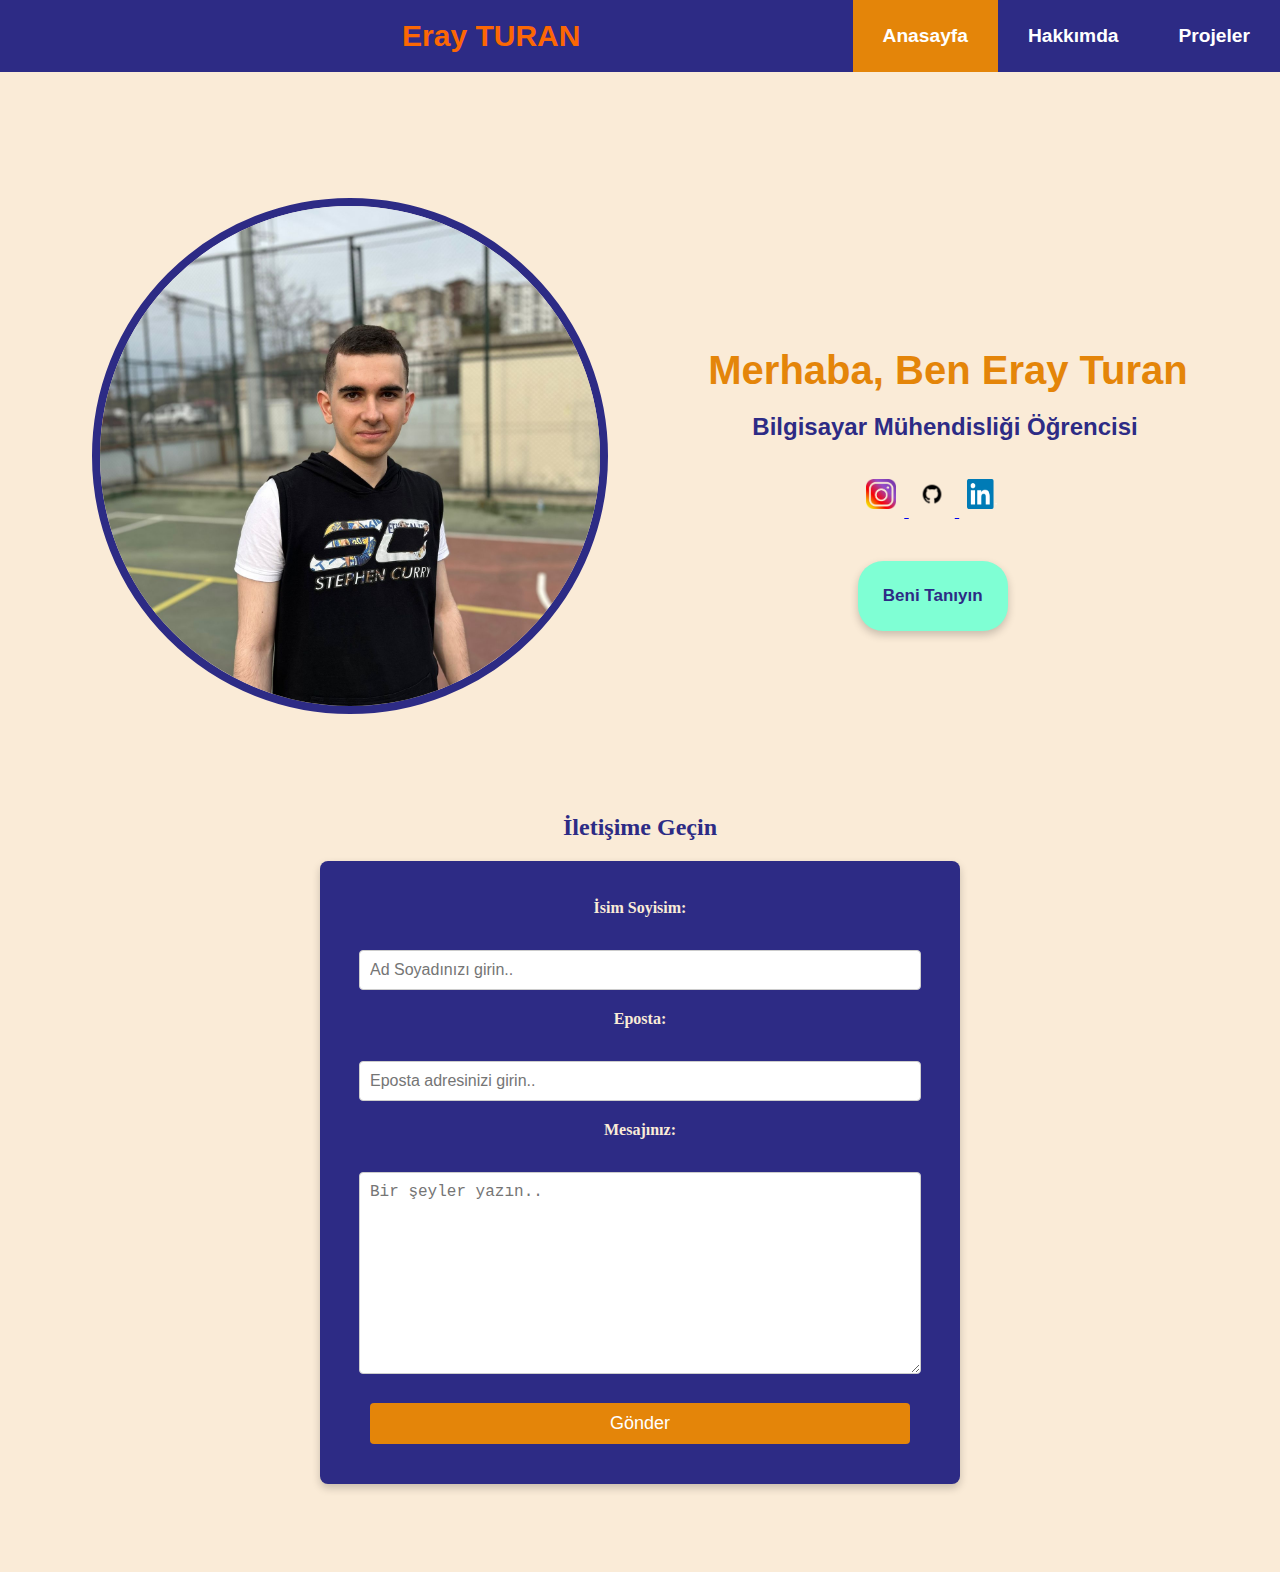
<file: index.html>
<!DOCTYPE html>
<html lang="en">
<head>
	<meta charset="UTF-8">
	<meta name="viewport" content="width=device-width, initial-scale=1.0">
	<title>Personal Website</title>
	<link rel="stylesheet" href="style.css">
	<script src="functions.js" defer></script>
</head>
<body class="body-features">
	<ul class="navbar">
		<nav class="navbar-left-items">
			<div id="date"></div> 
			<div id="time"></div> 
	    </nav>
		<nav id="username">Eray TURAN</nav>
		<nav class="nav-links">
			<li><a class="active" href="index.html">Anasayfa</a></li>
			<li><a href="about.html">Hakkımda</a></li>
			<li><a href="projects.html">Projeler</a></li>
		</nav>
	</ul>

	<section id="home" class="homepage">
		<div class="homepage-photo">
			<img src="assets/images/homepage-image/homepage-image.jpeg" alt="Eray Turan" class="profile-photo-homepage-about">
		</div>	
		<div class="intro-text">
			<h1>Merhaba, Ben Eray Turan</h1>
			<h2>Bilgisayar Mühendisliği Öğrencisi</h2>
			<div class="icon">
			<a href="https://www.instagram.com/eryturan/" target="_blank">
				<img src="assets/images/social-media-image/instagram_logo.png" alt="Instagram Logo"/> 
			</a>
			<a href="https://github.com/Eraytrn/" target="_blank" class="github-icon">
				<img src="assets/images/social-media-image/github_logo.png" alt="GitHub Logo"/>
			</a>
			<a href="https://www.linkedin.com/in/eray-turan-095297254/" target="_blank">
				<img src="assets/images/social-media-image/linkedin_logo.png" alt="Linkedin Logo"/>
			</a>
		    </div>
		</div>	
		<div>
			<a href="about.html">
				<button class="about-button"><h3>Beni Tanıyın</h3></button>
			</a>
		</div>	
	</section>

	<section class="contact-form-section">
		<h2>İletişime Geçin</h2>
			<form id="contact-form" method="post">
				<div id="error-message"></div><br>
				<label for="isim">İsim Soyisim:</label><br>
				<input type="text" id="isim" name="isim" placeholder="Ad Soyadınızı girin.."><br>
				
				<label for="eposta">Eposta:</label><br>
				<input type="text" id="eposta" name="eposta" placeholder="Eposta adresinizi girin.." ><br>
				
				<label for="mesaj">Mesajınız:</label><br>
				<textarea id="mesaj" name="mesaj" placeholder="Bir şeyler yazın.." style="height:180px"></textarea><br>
				
				<input type="submit" value="Gönder">
			</form>
	</section>

</body>
</html>
</file>
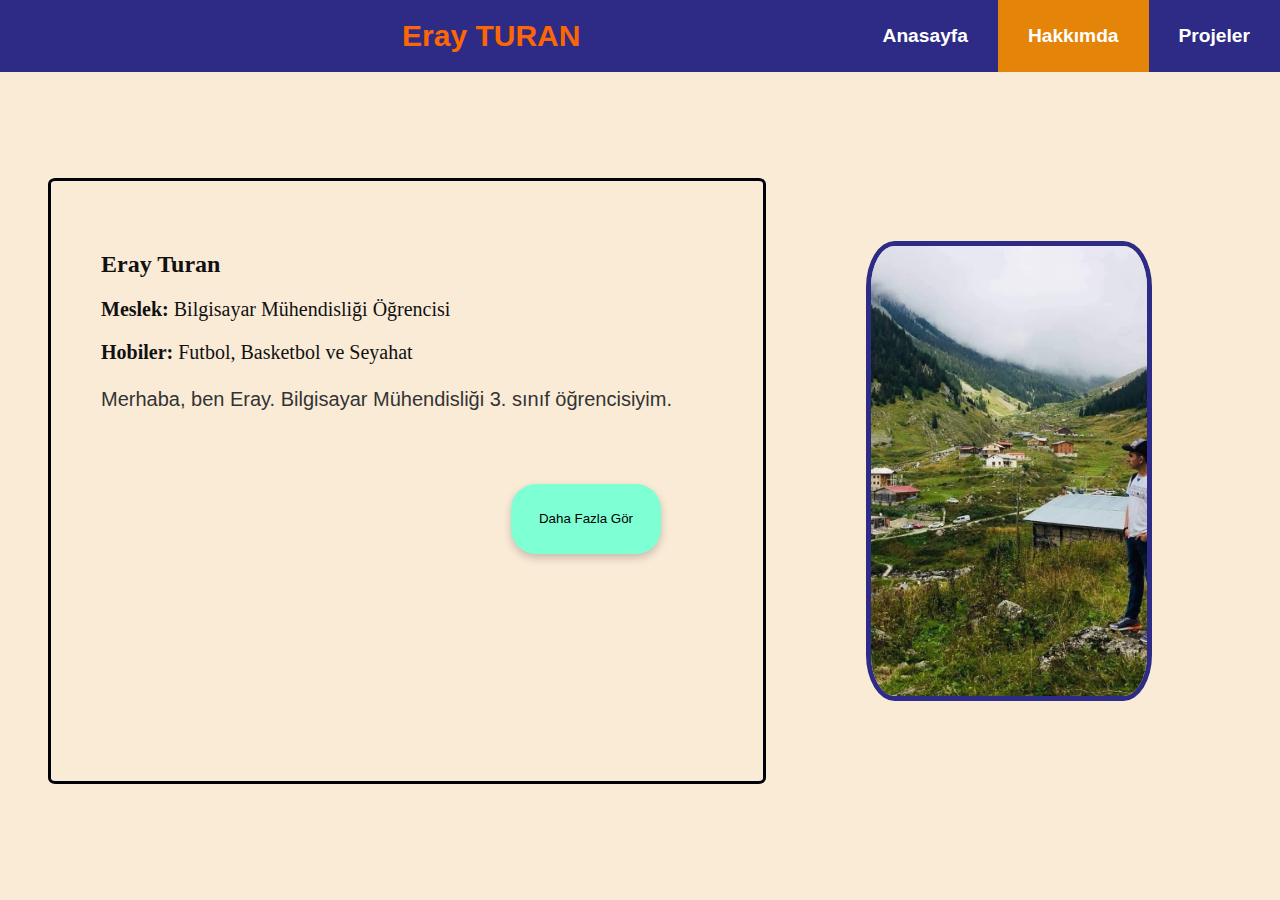
<file: about.html>
<!DOCTYPE html>
<html lang="en">
<head>
    <meta charset="UTF-8">
    <meta name="viewport" content="width=device-width, initial-scale=1.0">
    <title>Personal Website - Hakkımda</title>
    <link rel="stylesheet" href="style.css">
    <script src="functions.js" defer></script>
</head>
<body class="body-features-about">
    <ul class="navbar">
        <nav class="navbar-left-items">
            <div id="date"></div> 
            <div id="time"></div> 
        </nav>
        <nav id="username">Eray TURAN</nav>
        <nav class="nav-links">
            <li><a href="index.html">Anasayfa</a></li>
            <li><a class="active" href="about.html">Hakkımda</a></li>
            <li><a href="projects.html">Projeler</a></li>
        </nav>
    </ul>

    <section id="home" class="about">
        <div class="bio-section">
            <h2>Eray Turan</h2>
            <p><strong>Meslek:</strong> Bilgisayar Mühendisliği Öğrencisi</p>
            <p><strong>Hobiler:</strong> Futbol, Basketbol ve Seyahat</p>
            
            <div class="biography">
                <p>
                    Merhaba, ben Eray. Bilgisayar Mühendisliği 3. sınıf öğrencisiyim.
                    <br><span id="moreText" class="hidden">
                    22 Kasım 2002 doğumluyum. Rize/Pazar ilçesinde yaşıyorum. İlkokulu Rize/Pazar ilçesinde
				    Haberal İlköğretim okulunda, lise öğretimini ise Çayeli Fen Lisesi'nde tamamladım.
				    Şuan ise üniversite eğitimimi Recep Tayyip Erdoğan Üniversitesi'nde sürdürüyorum.</span>
                </p>
                <button id="seeMore" onclick= toggleText()>Daha Fazla Gör</button>
            </div>
        </div>
        <div class="about-photo">
            <img src="assets/images/about-image/about-image.jpeg" alt="Eray Turan" class="profile-photo-homepage-about">
        </div>  
    </section>
</body>
</html>
</file>
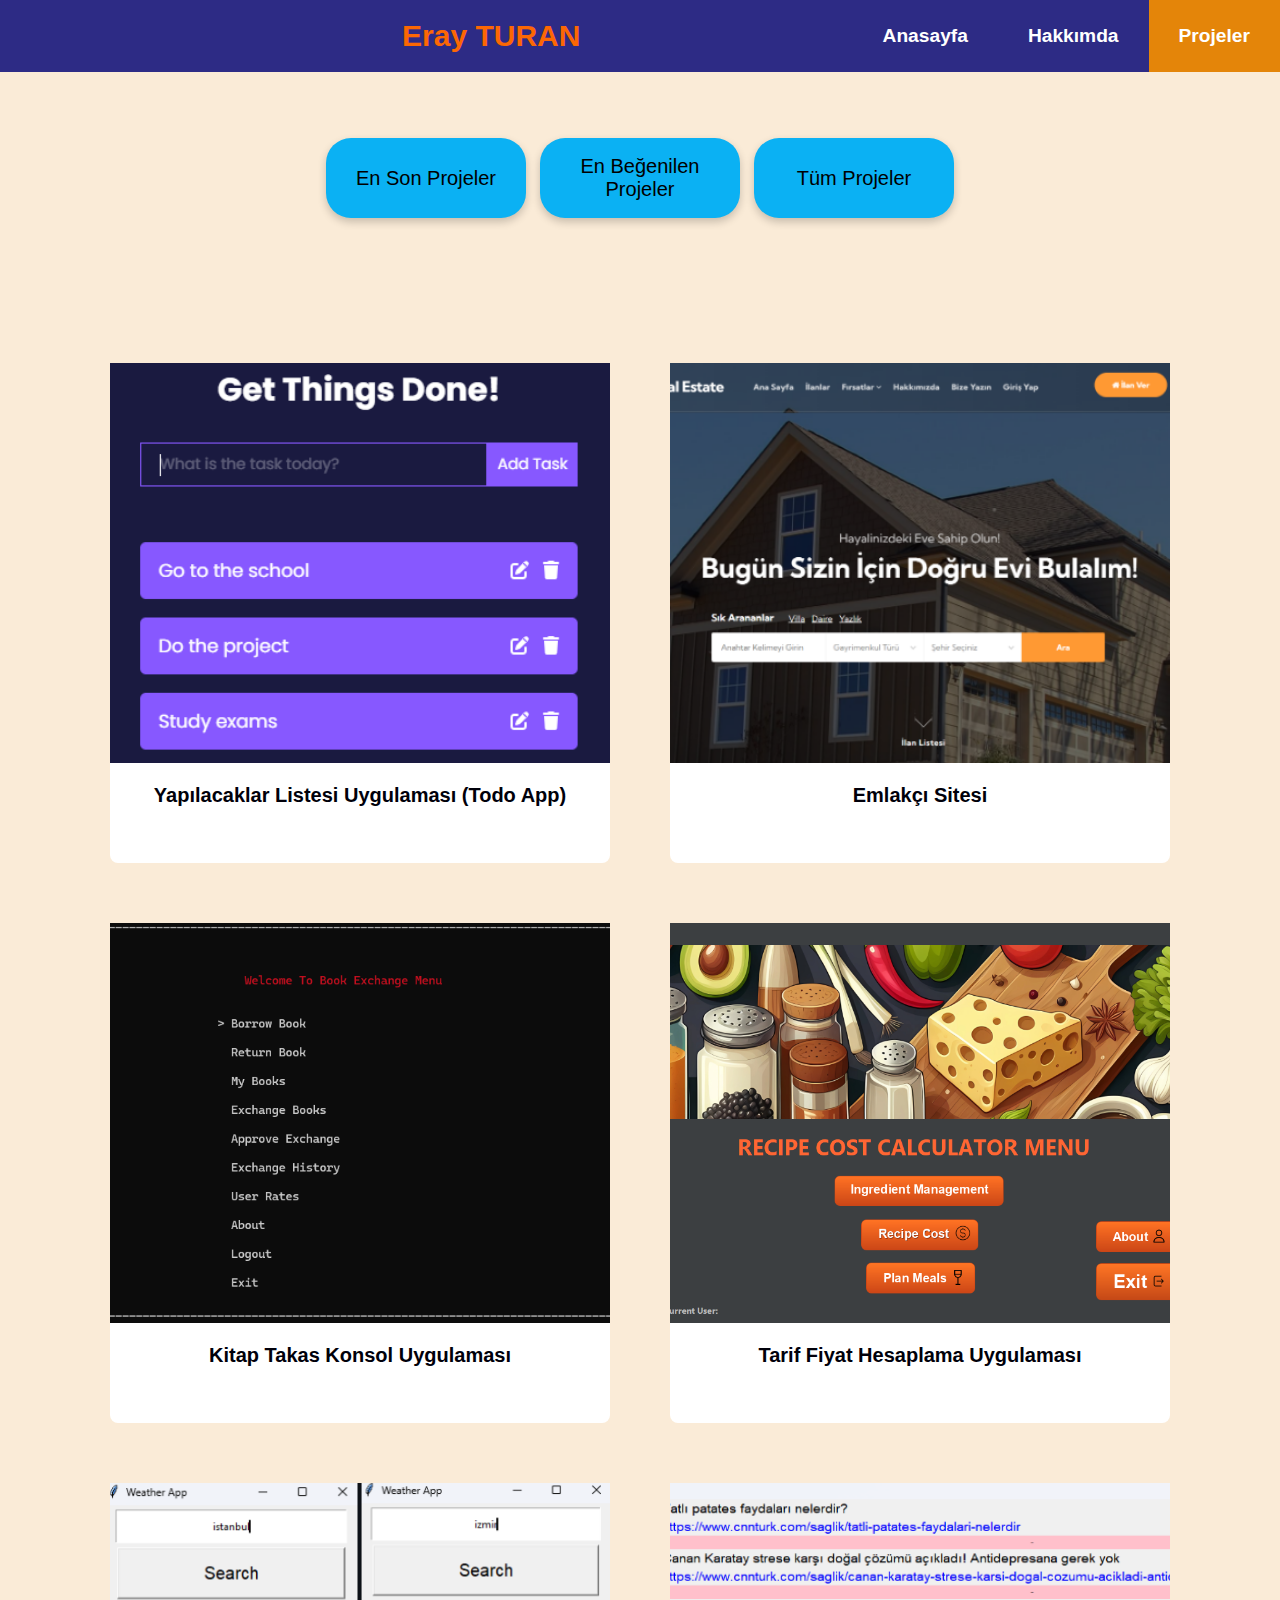
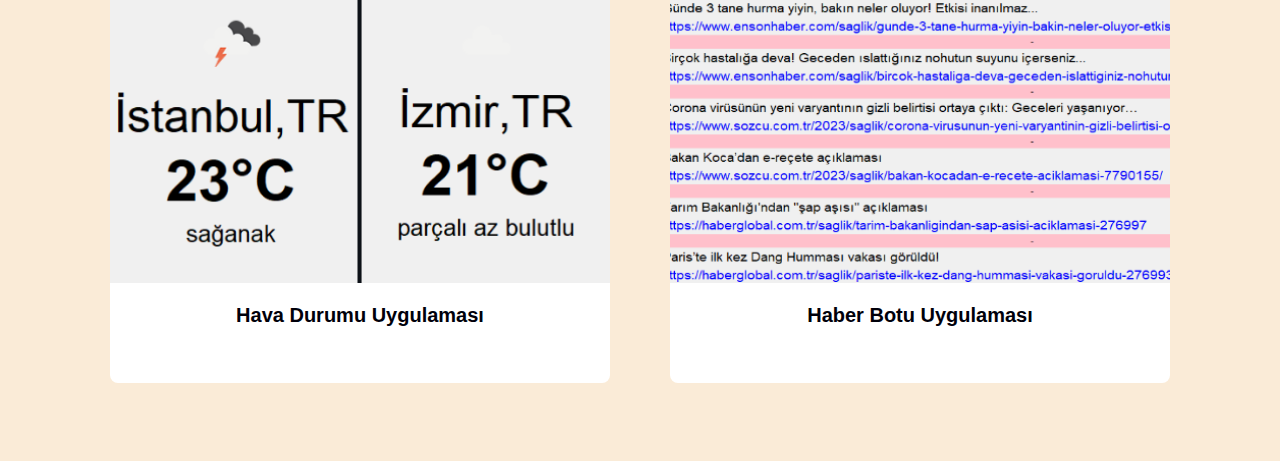
<file: projects.html>
<!DOCTYPE html>
<html lang="en">
<head>
    <meta charset="UTF-8">
    <meta name="viewport" content="width=device-width, initial-scale=1.0">
    <title>Projeler</title>
    <link rel="stylesheet" href="style.css">
    <script src="functions.js" defer></script>
</head>
<body class="body-features">
    <ul class="navbar">
        <nav class="navbar-left-items">
            <div id="date"></div> 
            <div id="time"></div> 
        </nav>
        <nav id="username">Eray TURAN</nav>
        <nav class="nav-links">
            <li><a href="index.html">Anasayfa</a></li>
            <li><a href="about.html">Hakkımda</a></li>
            <li><a class="active" href="projects.html">Projeler</a></li>
        </nav>
    </ul>

    <section class="projects-section">
        <div class="project-filters">
            <button onclick="filterProjects('recent')">En Son Projeler</button>
            <button onclick="filterProjects('popular')">En Beğenilen Projeler</button>
            <button onclick="filterProjects('all')">Tüm Projeler</button>
        </div>

        <div class="projects-container">
            <div class="project-card" data-category="recent">
                <img src="assets/images/project-images/todo-app.png" alt="Proje 1">
                <h2>Yapılacaklar Listesi Uygulaması (Todo App)</h2>
                <p class="hidden-project-description">Bu uygulama react kullanılarak kullanıcının basit bir yapılacaklar
                    listesi oluşturmasına olanak tanır.
                </p>
            </div>
            <div class="project-card" data-category="popular">
                <img src="assets/images/project-images/realestate-app.png" alt="Proje 2">
                <h2>Emlakçı Sitesi</h2>
                <p class="hidden-project-description">Bu bir emlakçı sitesidir. Kullanıcılar istedikleri ilanları arayabilir 
                    veya tüm ilanları inceleyebilirler. Ön uçta Bootstrap ve Javascript teknolojileri, 
                    arka uçta Dapper, API, MVC ve Csharp teknolojileri kullanılmıştır.
                </p>
            </div>  
			<div class="project-card" data-category="recent">
                <img src="assets/images/project-images/bookexchange-app.png" alt="Proje 2">
                <h2>Kitap Takas Konsol Uygulaması</h2>
                <p class="hidden-project-description">Kitap Değişim Platformu, kullanıcılar arasında kitap değişimini 
                    kolaylaştırmak için tasarlanmış, kitap listelemelerini yönetme, değişim taleplerini karşılama ve 
                    işlem geçmişini izleme gibi temel özelliklere sahip kapsamlı bir çözümdür.
                </p>
            </div>
			<div class="project-card" data-category="popular">
                <img src="assets/images/project-images/recipecost-app.png" alt="Proje 2">
                <h2>Tarif Fiyat Hesaplama Uygulaması</h2>
                <p class="hidden-project-description">Kullanıcıların istedikleri yemek malzemelerini ve fiyatlarını girerek
                    bir fiyat listesi oluşturmasını sağlar. Java dilinde oluşturulmuştur.
                </p>
            </div>
			<div class="project-card">
                <img src="assets/images/project-images/weather-app.png" alt="Proje 2">
                <h2>Hava Durumu Uygulaması</h2>
                <p class="hidden-project-description">Kullanıcıların istedikleri şehir ismini girerek hava durumunu 
                    öğrenmesini sağlayan python kullanılarak oluşturulmuş bir hava durumu uygulamasıdır.
                </p>
            </div>
			<div class="project-card">
                <img src="assets/images/project-images/newsbot-app.png" alt="Proje 2">
                <h2>Haber Botu Uygulaması</h2>
                <p class="hidden-project-description">İstenilen kategoriye göre güncel haberleri listeleyen bir haber botu
                    uygulamasıdır.
                </p>
            </div>
        </div>
		<div id="project-modal" class="modal">
			<span class="close" onclick="closeModal()">&times;</span>
			<img class="modal-content" id="modal-img">
			<div id="caption"></div>
            <div id="description"></div>
		</div>
    </section>
</body>
</html>
</file>
<file: style.css>
ul.navbar {
        list-style-type: none;
        margin: 0;
        padding: 0;
        overflow: hidden;
        background-color: #2d2b85;
        font-size: 1.2em;
        position: fixed;
        width: 100%;
        top: 0;
        left: 0; 
        z-index: 1001;
        display: flex;
        align-items: center;
        justify-content: space-between;
    }

    .navbar-left-items {
        display: flex;
        gap: 10px;
        padding-left: 20px;
    }

    #date, #time {
        color: white;
        font-style: italic;
        font-family: Arial, Helvetica, sans-serif;
    }

    #username {
        font-size: 30px;
        font-family: Arial, Helvetica, sans-serif;
        font-weight: bold;
        color: rgb(252, 103, 4);
        text-align: center;
        flex-grow: 1;
        margin-left: 100px;
    }

    .nav-links {
        display: flex;
    }

    .nav-links li {
        list-style: none;
    }

    .nav-links li a {
        color: white;
        text-align: center;
        padding: 25px 30px;
        text-decoration: none;
        font-family: Arial, Helvetica, sans-serif;
        font-weight: bold;
        display: inline-block;
        transition: all 0.3s ease; 
    }

    .nav-links li a:hover:not(.active) {
        background-color: #111;
    }


    .nav-links li a:hover {
        color: #e48509; 
        background-color: #333; 
        transform: translateY(-5px); 
    }

    .active {
        background-color: #e48509;
    }

    .body-features {
        background-color: antiquewhite;
        color: antiquewhite;
        min-height: 150vh;
        padding: 20px;
    }

    .body-features-about{
        background-color: antiquewhite;
        color: antiquewhite;
        padding: 20px;
    }

    .homepage {
        display: flex;
        align-items: center;
        justify-content: center;
        margin-top: 100px; 
    }

    .homepage-photo {
        width: 500px;
        height: 500px;
        border: 8px solid #2d2b85;
        border-radius: 50%;
        overflow: hidden;
        margin-right: 100px;
        margin-top: 70px;
        transition: transform 0.3s ease; 
    }

    .homepage-photo:hover {
        transform: scale(1.1);
    }

    .intro-text {
        font-family: Arial, Helvetica, sans-serif;
        color: #2d2b85;
        font-weight: bold;
    }

    .intro-text h1 {
        font-size: 2.5em;
        color: #e48509;
        margin-bottom: 20px; 
    }

    .intro-text h2 {
        margin-left:44px ;
    }

    .icon{
        margin-top:30px ;
        margin-left: 150px;
    }

    .icon img {
        width: 30px;  
        height: 30px;
        margin: 8px; 
        transition: transform 0.3s ease; 
    }
    
    .icon img:hover {
        transform: scale(1.1);
        color: black;
    }

    .about-button {
        margin-top: 350px; 
        margin-left: -330px; 
        height: 70px;
        width: 150px;
        background-color: aquamarine;
        border: none;
        border-radius: 25px; 
        cursor: pointer; 
        transition: background-color 0.3s ease, transform 0.2s ease;
        box-shadow: 0px 4px 8px rgba(0, 0, 0, 0.2); 
    }

    .about-button h3 {
        font-family: Arial, Helvetica, sans-serif;
        font-size: 17px;
        color: #2d2b85;
        margin: 0;
    }

    .about-button:hover {
        background-color: #694949;
        transform: scale(1.05);  
        box-shadow: 0px 8px 16px rgba(0, 0, 0, 0.3);
        color: white;
    }

    .about-button:hover h3 {
        color: white;     
    }

    .contact-form-section {
        margin-top: 40px;
        padding: 40px 20px;
        text-align: center;
    }

    .contact-form-section h2{
        color: #2d2b85;
    }

    #contact-form {
        background-color: #2d2b85; 
        padding: 20px;
        margin: 20px auto;
        max-width: 600px;
        border-radius: 8px;
        box-shadow: 0 4px 8px rgba(0, 0, 0, 0.2);
    }

    #contact-form label {
        font-size: 16px;
        margin-bottom: 10px;
        display: block;
        font-weight: bold;
    }

    #contact-form input,
    #contact-form textarea {
        width: 90%;
        padding: 10px;
        margin-top: 5px;
        margin-bottom: 20px;
        border: 1px solid #ccc;
        border-radius: 4px;
        font-size: 16px;
    }

    #contact-form input[type="submit"] {
        background-color: #e48509;
        color: white;
        padding: 10px;
        border: none;
        border-radius: 4px;
        cursor: pointer;
        font-size: 18px;
    }

    #contact-form input[type="submit"]:hover {
        background-color: #444;
    }

    .about {
        display: flex;
        justify-content: space-between;
        align-items: center;
        margin-top: 100px;
    }

    .biography {
        font-family: Arial, Helvetica, sans-serif;
        font-size: 18px;
        color: #333;
        line-height: 1.5;
    }

    .hidden {
        display: none;
    }

    .about-photo {
        width: 450px;
        height: 450px;
        border: 5px solid #2d2b85;
        border-radius: 10%;
        overflow: hidden;
        margin-top: 30px;
        margin-right: 100px;
        transition: transform 0.3s ease;
    }

    .about-photo:hover {
        transform: scale(1.1);
    }

    .profile-photo-homepage-about {
        width: 100%;
        height: 100%;
        object-fit: cover;
        transition: transform 0.3s ease;
    }

    .bio-section{
        width: 1000px;
        height: 500px;
        border: 3px solid #00000a;
        border-radius: 1%;
        margin-top: 50px;
        margin-right: 100px;
        margin-left: 20px;
        transition: transform 0.3s ease;
        padding:50px ;
        color: #111;
    }

    .bio-section p{
        font-size: 20px;
    }

    #seeMore{
        margin-top: 50px;
        margin-left: 410px;
        height: 70px;
        width: 150px;
        background-color: aquamarine;
        border: none;
        border-radius: 25px; 
        cursor: pointer; 
        transition: background-color 0.3s ease, transform 0.2s ease;
        box-shadow: 0px 4px 8px rgba(0, 0, 0, 0.2); 
    }

    #seeMore:hover {
        background-color: #694949;
        transform: scale(1.05);  
        color: white;
    }

    #seeMore:hover h3 {
        color: white; 
    }

    .projects-section {
        text-align: center;
        margin-top: 40px;
    }

    .project-filters button {
        margin: 5px;
        margin-top: 70px;
        height: 80px;
        width: 200px;
        background-color: rgb(11, 177, 243);
        border: none;
        border-radius: 25px; 
        cursor: pointer; 
        transition: background-color 0.3s ease, transform 0.2s ease;
        box-shadow: 0px 4px 8px rgba(0, 0, 0, 0.2); 
        font-size: 20px;
        vertical-align: middle;
    }

    .project-filters button:hover {
        background-color: #e9ab02;
        transform: scale(1.05);  
        color: white;
    }

    .projects-container {
        display: flex;
        flex-wrap: wrap;
        grid-template-columns: repeat(auto-fill, minmax(200px, 1fr));  
        justify-content: center;
        padding: 20px;
        margin-top: 90px;
    }

    .project-card {
        background-color: white;
        border-radius: 8px;
        transition: transform 0.3s ease;
        height: 500px;
        width: 500px;
        margin: 30px;
    }

    .project-card img {
        width: 100%;
        height: 400px;
        object-fit: cover;
        cursor: pointer;
    }

    .project-card h2{
        font-size: 20px;
        font-family: Arial, Helvetica, sans-serif;
        color: #00000a;
    }

    .project-card p{
        font-size: 15px;
        font-family: Arial, Helvetica, sans-serif;
        color: #00000a;
    }


    .hidden-project-description{
        display: none;
    }

    #description {
        max-width: 600px; 
        width: 90%; 
        margin: 0 auto; 
        margin-top: 13px;
        word-wrap: break-word;
        overflow-wrap: break-word; 
        white-space: normal;
    }

    .project-card:hover {
        transform: scale(1.05);
    }

    .modal {
        display: none;
        position: fixed;
        z-index: 1001;
        padding-top: 60px;
        left: 0;
        top: 0;
        width: 100%;
        height: 100%;
        background-color: rgba(0, 0, 0, 0.8);
        color: white;
        font-size: 20px;
    }

    .modal-content {
        display: block;
        margin: auto;
        max-width: 80%;
    
    }

    .close {
        position: absolute;
        top: 15px;
        right: 35px;
        color: #f1f1f1;
        font-size: 40px;
        font-weight: bold;
        cursor: pointer;
    }

@media (max-width: 768px) {
    .navbar {
        flex-direction: column;
        align-items: center;
    }
    
    #username {
        font-size: 24px;
        margin-left: 20px;
    }

    .intro-text h1{
        margin-left: 60px;

    }

    .intro-text h2{
        margin-left: 60px;

    }

    .homepage {
        flex-direction: column; 
        margin-top: 100px;
    }

    .homepage-photo {
        margin-right: 0;
        margin-bottom: 20px;
        width: 300px;
        height: 300px;
    }

    .icon{
        margin-left: 87px;
    }
    
    .about-button{
        margin-top:35px;
        margin-left: 1px;

    }

    .about {
        flex-direction: column; 
        align-items: center; 
        text-align: center; 
    }

    .bio-section {
        margin-left: 100px;
        width: 270px;
        height: 800px;
        overflow: hidden; 
        text-overflow: ellipsis; 
        word-wrap: break-word; 
    }

    .about-photo {
        width: 90%; 
        margin-top: 20px; 
        margin-left: 107px;
    }

    #seeMore {
        width: 40%;
        margin-left: 10px;
        text-overflow: ellipsis; 
        white-space: nowrap; 
        overflow: hidden; 
    }

    .project-card {
        width: 90%; 
        height: auto; 
        margin: 15px 0; 
    }

    .project-card img {
        height: 300px; 
    }
}
</file>
